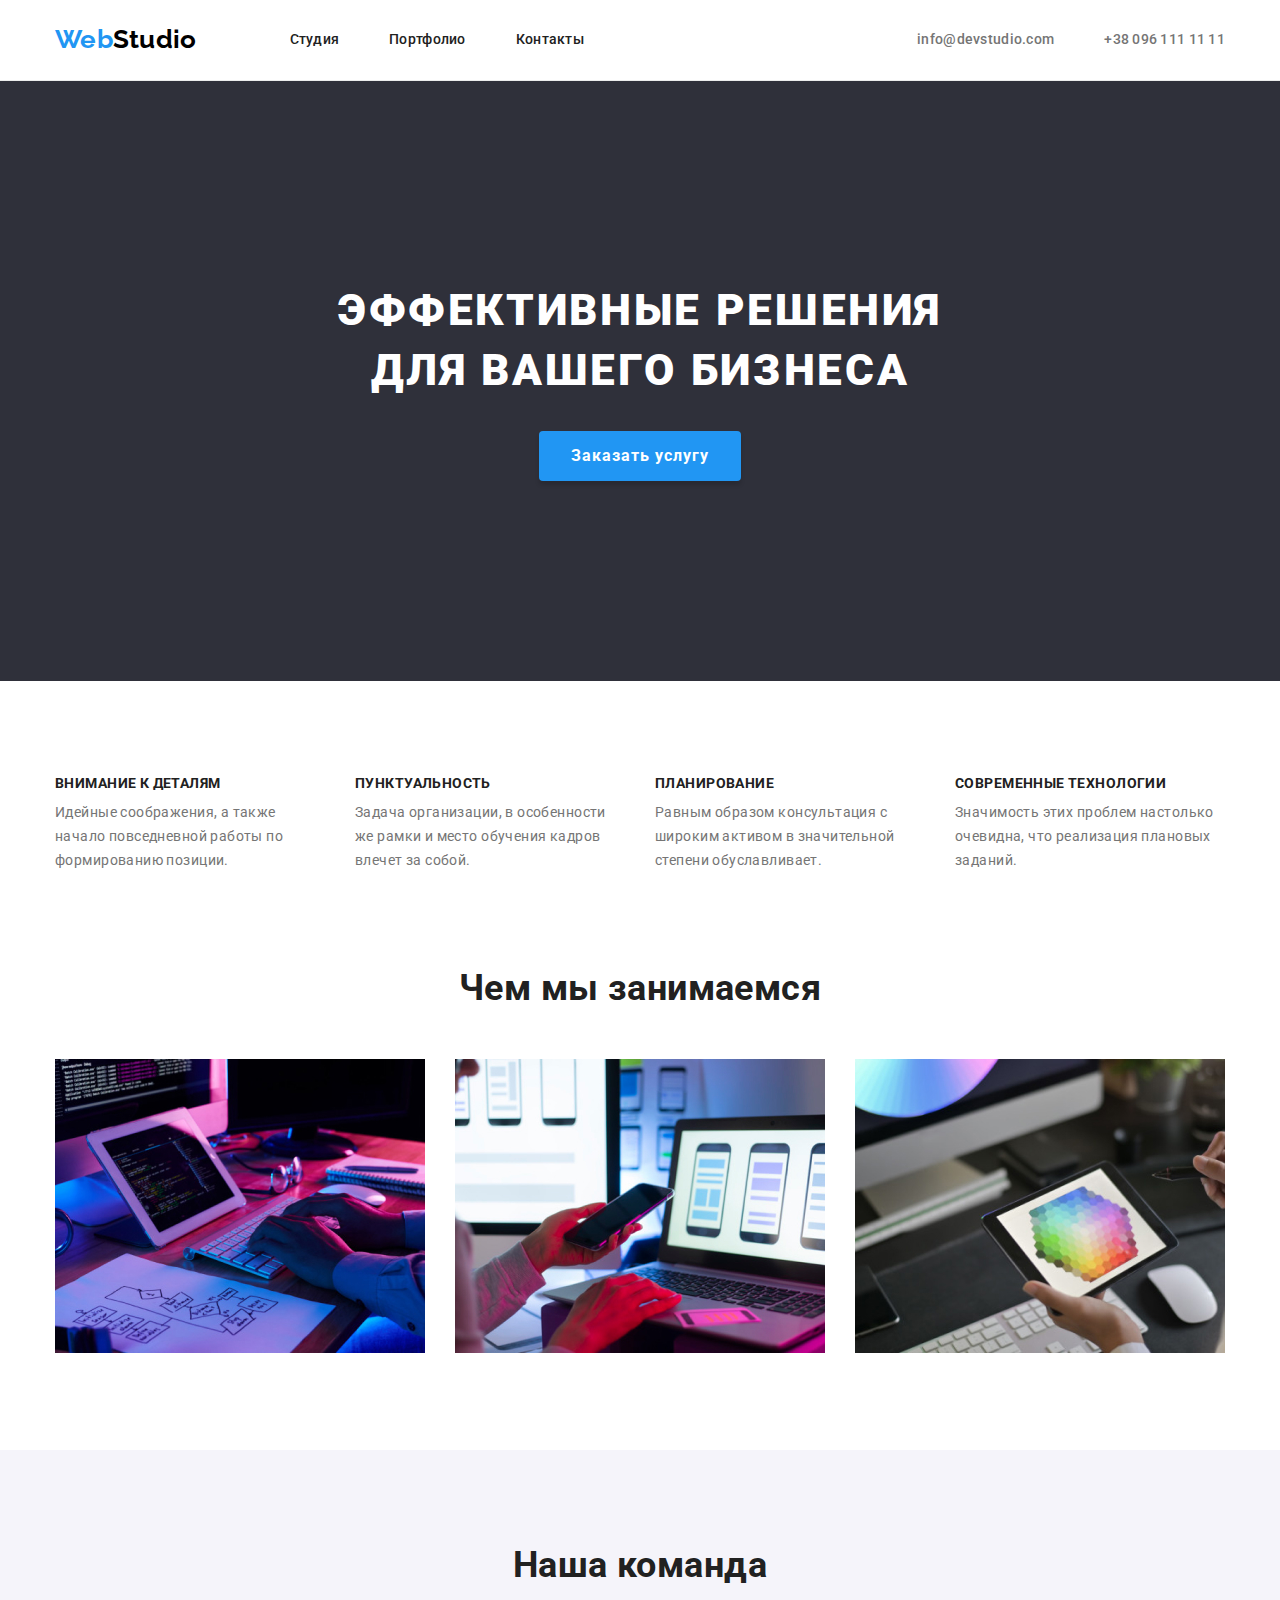
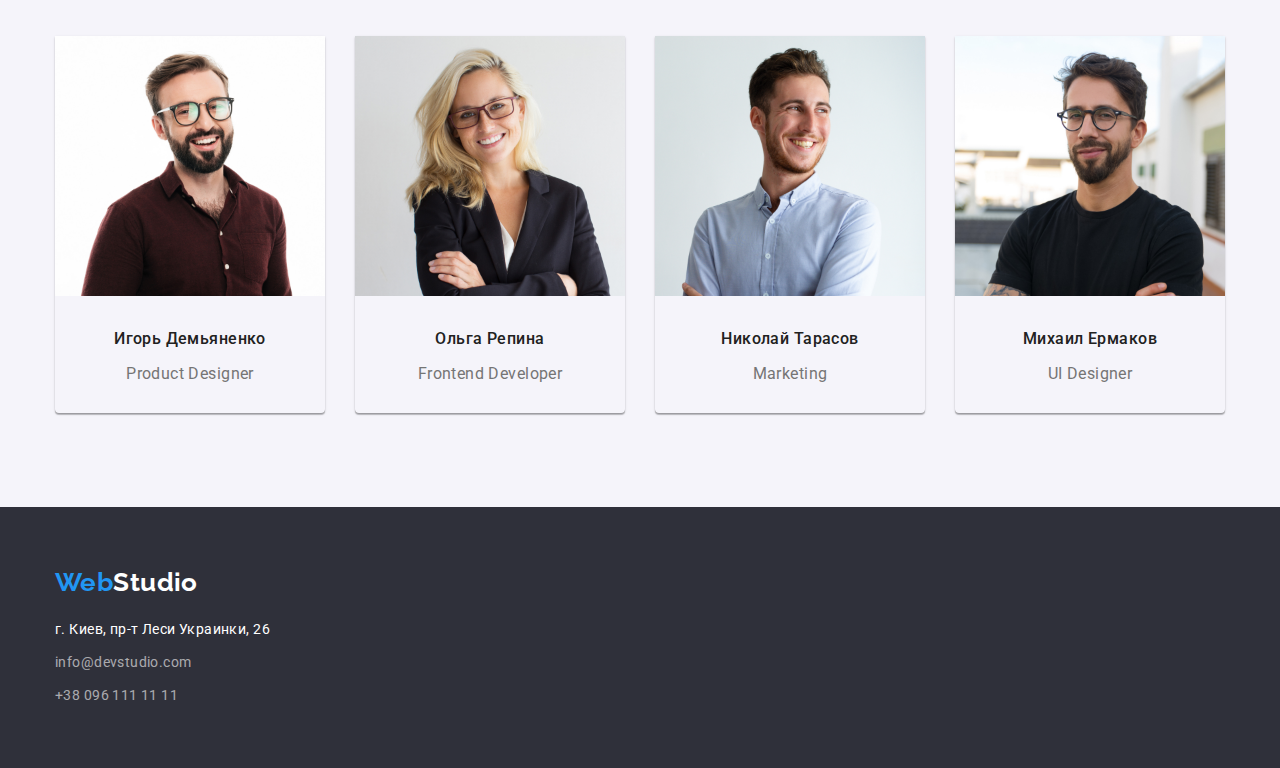
<file: index.html>
<!DOCTYPE html>
<html lang="ru">

<head>
    <meta charset="UTF-8">
    <meta http-equiv="X-UA-Compatible" content="IE=edge">
    <meta name="viewport" content="width=device-width, initial-scale=1.0">
    <title>Студия</title>
    <link href="https://fonts.googleapis.com/css2?family=Raleway:wght@700&family=Roboto:wght@400;500;700;900&display=swap"
        rel="stylesheet">
    <link rel="stylesheet" href="./css/modern-normalize.css" />
    <link rel="stylesheet" href="./css/styles.css" />
   
</head>

<body>
   <!-- Шапка сайта -->
    <header class="header">
        <div class="container header-nav-list">
            <nav class="site-nav">
               <a href="./index.html" class="logo">Web<span class="accent-header-logo">Studio</span></a>
                    <ul class="list-force">
                       <li class="item"><a href="./index.html" class="link">Студия</a></li>
                       <li class="item"><a href="./portfolio.html" class="link">Портфолио</a></li>
                       <li class="item"><a href="" class="link">Контакты</a></li>
                    </ul>
            </nav>
            <address class="header-address">
                 <ul class="list-force">
                     <li class="item"><a href="mailto:info@devstudio.com" class="mail-header">info@devstudio.com</a></li>
                     <li class="item"><a href="tel:+380961111111" class="tel">+38 096 111 11 11</a></li>
                 </ul>
             </address>
        </div>
    </header>
    <main>
        <!-- section1 -->
        <section class="section1 section">
            <div class="container">
                <h1 class="h1">Эффективные решения <br> для вашего бизнеса</h1>
                <button class="button1" type="button">Заказать услугу</button>
            </div>
        </section>
        <!-- section2 -->
        <section class="section2 section">
            <div class="container">
                <!-- Преимущества -->
                <h2 class="adv-title">Наши преимущества</h2>
                <ul class="list-adv">
                    <li class="item">
                        <h3 class="advantage">Внимание к деталям</h3>
                        <p class="description">Идейные соображения, а также начало повседневной работы по формированию позиции.</p>
                    </li>
                    <li class="item">
                        <h3 class="advantage">Пунктуальность</h3>
                        <p class="description">Задача организации, в особенности же рамки и место обучения кадров влечет за собой.</p>
                    </li>
                    <li class="item">
                        <h3 class="advantage">Планирование</h3>
                        <p class="description">Равным образом консультация с широким активом в значительной степени обуславливает.</p>
                    </li>
                    <li class="item">
                        <h3 class="advantage">Современные технологии</h3>
                        <p class="description">Значимость этих проблем настолько очевидна, что реализация плановых заданий.</p>
                    </li>
                </ul>
            </div>
        </section>
        <!-- section3 -->
        <section class="section3 section">
            <div class="container">
                <!-- Чем мы занимаемся -->
                <h2 class="h2-experience">Чем мы занимаемся</h2>
                <ul class="list-foto">
                    <li class="item"><img src="./images/photo.jpg" alt="Фото" width="370"></li>
                    <li class="item"><img src="./images/photo1.jpg" alt="Фото1" width="370"></li>
                    <li class="item"><img src="./images/photo2.jpg" alt="Фото2" width="370"></li>
                </ul>
            </div>
        </section>
        <!-- section4 -->
        <section class="section4 section">
            <div class="container">
                <!-- Наша команда -->
                <h2 class="h2-team">Наша команда</h2>
                <ul class="list-team">
                    <li  class="foto">
                        <img class="img" src="./images/photo3.jpg" alt="Игорь Демьяненко" width="270">
                        <div class="our-team">
                        <h3 class="h3-name">Игорь Демьяненко</h3>
                        <p class="prof">Product Designer</p>
                        </div>
                    </li>
                    <li class="foto">
                        <img class="img" src="./images/photo4.jpg" alt="Ольга Репина" width="270">
                        <div class="our-team">
                        <h3 class="h3-name">Ольга Репина</h3>
                        <p class="prof">Frontend Developer</p>
                        </div>
                    </li>
                    <li class="foto">
                        <img class="img" src="./images/photo5.jpg" alt="Николай Тарасов" width="270">
                        <div class="our-team">
                        <h3 class="h3-name">Николай Тарасов</h3>
                        <p class="prof">Marketing</p>
                        </div>
                    </li>
                    <li class="foto">
                        <img class="img" src="./images/photo6.jpg" alt="Михаил Ермаков" width="270">
                        <div class="our-team">
                        <h3 class="h3-name">Михаил Ермаков</h3>
                        <p class="prof">UI Designer</p>
                        </div>
                    </li>
                </ul>
            </div>
        </section>

    </main>
    <!-- footer -->
    <footer class="footer">
        <div class="container">
            <a href="./index.html" class="logo-footer">Web<span class="accent-footer-logo">Studio</span></a>
            <address>
                <ul class="list">
                    <li class="footer-link"><a class="address" href="https://bit.ly/3pXMvUd" target="_blank" rel="noopener noreferrer">г. Киев,
                            пр-т Леси
                            Украинки, 26</a></li>
                    <li class="footer-link"><a href="mailto:info@devstudio.com" class="mail-footer">info@devstudio.com</a></li>
                    <li class="footer-link"><a href="tel:+380961111111" class="tel-footer ">+38 096 111 11 11</a></li>
                </ul>
            </address>
        </div>
    </footer>
</body>

</html>
</file>
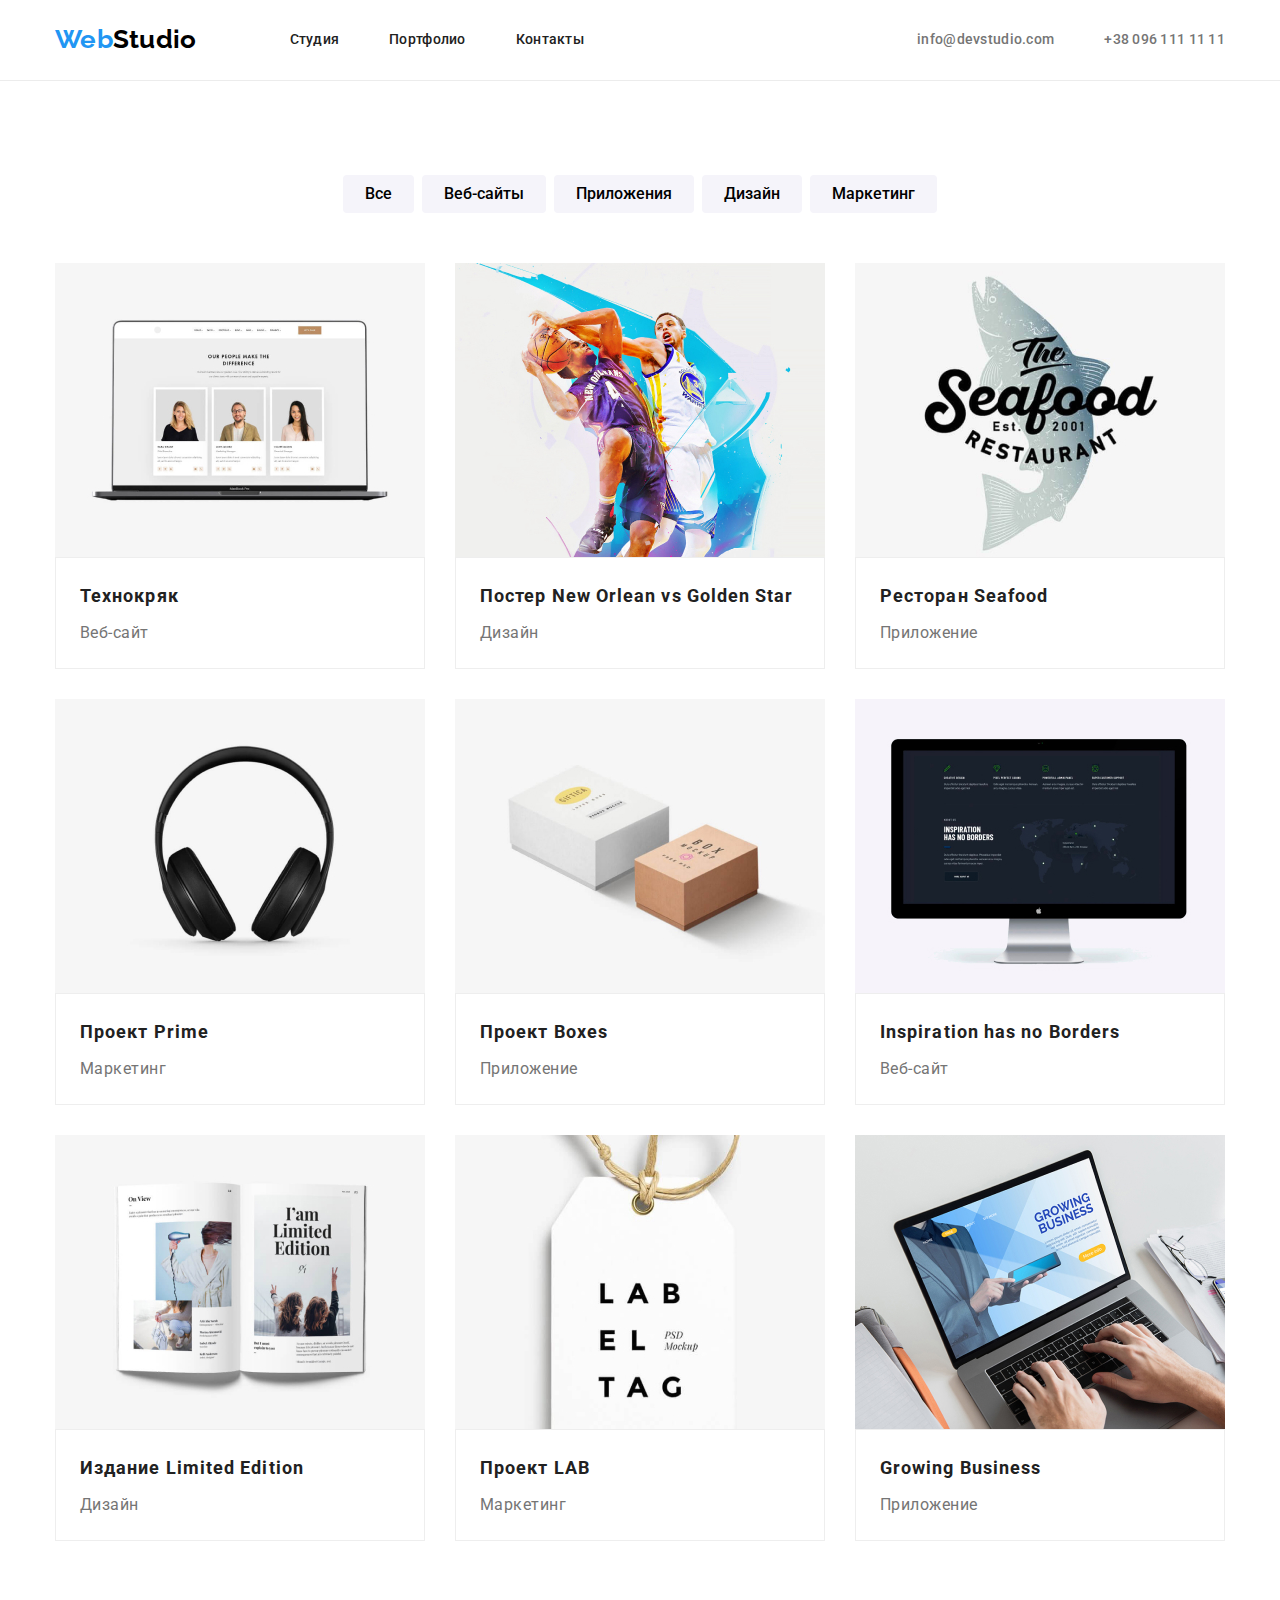
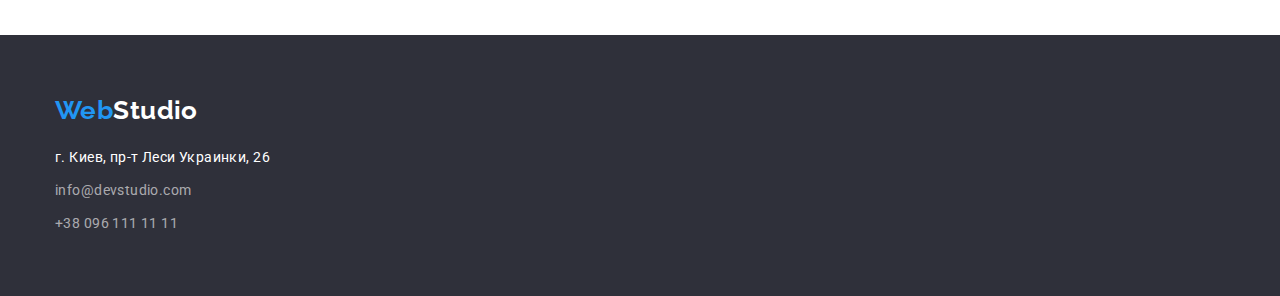
<file: portfolio.html>
<!DOCTYPE html>
<html lang="ru">

<head>
    <meta charset="UTF-8">
    <meta http-equiv="X-UA-Compatible" content="IE=edge">
    <meta name="viewport" content="width=device-width, initial-scale=1.0">
    <title>Студия</title>
    <link href="https://fonts.googleapis.com/css2?family=Raleway:wght@700&family=Roboto:wght@400;500;700;900&display=swap"
        rel="stylesheet">
    <link rel="stylesheet" href="./css/styles.css" />
    <link rel="stylesheet" href="./css/modern-normalize.css" />

   
</head>

<body>
<!-- Шапка сайта -->
    <header class="header">
        <div class="container header-nav-list">
            <nav class="site-nav">
                <a href="./index.html" class="logo">Web<span class="accent-header-logo">Studio</span></a>
                <ul class="list-force">
                    <li class="item"><a href="./index.html" class="link">Студия</a></li>
                    <li class="item"><a href="./portfolio.html" class="link">Портфолио</a></li>
                    <li class="item"><a href="" class="link">Контакты</a></li>
                </ul>
            </nav>
            <address class="header-address">
                <ul class="list-force">
                    <li class="item"><a href="mailto:info@devstudio.com" class="mail-header">info@devstudio.com</a></li>
                    <li class="item"><a href="tel:+380961111111" class="tel">+38 096 111 11 11</a></li>
                </ul>
            </address>
        </div>
    </header>
    <main>
        <section class="section-portfolio section">
          <div class="container">
            <h1 class="control-title">Список радиокнопок</h1>
            <ul class="control">
                <li class="item"><button class="button2" type="button">Все</button></li>
                <li class="item"><button class="button2" type="button">Веб-сайты</button></li>
                <li class="item"><button class="button2" type="button">Приложения</button></li>
                <li class="item"><button class="button2" type="button">Дизайн</button></li>
                <li class="item"><button class="button2" type="button">Маркетинг</button></li>
            </ul>
            <ul class="gallery">
                <li class="item">
                    <a href="" class="list-img">
                        <img class="img"  src="./images/note1.jpg" alt="ноутбук с портфолио" width="370">
                        <div class="card">
                            <h2 class="projects">Технокряк</h2>
                            <p class="description2">Веб-сайт</p>
                            <!-- <p class="lorem">Технокряк это современная площадка распространения коронавируса. Компании
                                                        используют эту платформу для шпионажа и атак на защищённые сервера конкурентов -->
                        </div>
                    </a>
                </li>
                <li class="item">
                    <a href="" class="list-img">
                        <img class="img" src="./images/basketball.jpg" alt="баскетбол"
                            width="370">
                        <div class="card">
                            <h2 class="projects">Постер New Orlean vs Golden Star</h2>
                            <p class="description2">Дизайн</p>
                            <!-- <p class="lorem">Технокряк это современная площадка распространения коронавируса. Компании
                                используют эту платформу для шпионажа и
                                атак на защищённые сервера конкурентов.</p> -->
                        </div>
                    </a>
                </li>
                <li class="item">
                    <a href="" class="list-img">
                        <img class="img"  src="./images/seafood.jpg"
                            alt="логотип рыбного ресторана" width="370">
                            <div class="card">
                                <h2 class="projects">Ресторан Seafood</h2>
                                <p class="description2">Приложение</p>
                                <!-- <p class="lorem">Технокряк это современная площадка распространения коронавируса. Компании
                                используют эту платформу для шпионажа и
                                    атак на защищённые сервера конкурентов.</p> -->
                            </div>
                    </a>
                </li>
                <li class="item">
                    <a href="" class="list-img">
                        <img class="img"  src="./images/headphones.jpg" alt="наушники" width="370">
                        <div class="card">
                            <h2 class="projects">Проект Prime</h2>
                            <p class="description2">Маркетинг</p>
                            <!-- <p class="lorem">Технокряк это современная площадка распространения коронавируса. Компании
                                используют эту платформу для шпионажа и
                                атак на защищённые сервера конкурентов.</p> -->
                        </div>
                    </a>
                </li>
                <li class="item">
                    <a href="" class="list-img">
                        <img class="img"  src="./images/box.jpg" alt="коробка" width="370">
                        <div class="card">
                            <h2 class="projects">Проект Boxes</h2>
                            <p class="description2">Приложение</p>
                            <!-- <p class="lorem">Технокряк это современная площадка распространения коронавируса. Компании
                                используют эту платформу для шпионажа и
                                атак на защищённые сервера конкурентов.</p> -->
                        </div>
                    </a>
                </li>
                <li class="item">
                    <a href="" class="list-img">
                        <img class="img"  src="./images/monitor.jpg" alt="монитор" width="370">
                        <div class="card">
                            <h2 class="projects">Inspiration has no Borders</h2>
                            <p class="description2">Веб-сайт</p>
                            <!-- <p class="lorem">Технокряк это современная площадка распространения коронавируса. Компании
                                используют эту платформу для шпионажа и
                                атак на защищённые сервера конкурентов.</p> -->
                        </div>
                    </a>
                </li>
                <li class="item">
                    <a href="" class="list-img">
                        <img class="img"  class="img"  src="./images/press.jpg" alt="журнал" width="370">
                        <div class="card">
                            <h2 class="projects">Издание Limited Edition</h2>
                            <p class="description2">Дизайн</p>
                            <!-- <p class="lorem">Технокряк это современная площадка распространения коронавируса. Компании
                                используют эту платформу для шпионажа и
                                атак на защищённые сервера конкурентов.</p> -->
                        </div>
                    </a>
                </li>
                <li class="item">
                    <a href="" class="list-img">
                        <img class="img"  src="./images/target.jpg" alt="таргета" width="370">
                        <div class="card">
                            <h2 class="projects">Проект LAB</h2>
                            <p class="description2">Маркетинг</p>
                            <!-- <p class="lorem">Технокряк это современная площадка распространения коронавируса. Компании
                                используют эту платформу для шпионажа и
                                атак на защищённые сервера конкурентов.</p> -->
                        </div>
                    </a>
                </li>
                <li class="item">
                    <a href="" class="list-img">
                        <img class="img"  src="./images/note2.jpg" alt="работа на" width="370">
                        <div class="card">
                            <h2 class="projects">Growing Business</h2>
                            <p class="description2">Приложение</p>
                            <!-- <p class="lorem">Технокряк это современная площадка распространения коронавируса. Компании
                                используют эту платформу для шпионажа и
                                атак на защищённые сервера конкурентов.</p> -->
                        </div>
                    </a>
                </li>
            </ul>
        </div>

        </section>
    
    </main>
    <!-- footer -->
    <footer class="footer">
        <div class="container">
            <a href="./index.html" class="logo-footer">Web<span class="accent-footer-logo">Studio</span></a>
            <address>
                <ul class="list">
                    <li class="footer-link"><a class="address" href="https://bit.ly/3pXMvUd" target="_blank"
                            rel="noopener noreferrer">г. Киев,
                            пр-т Леси
                            Украинки, 26</a></li>
                    <li class="footer-link"><a href="mailto:info@devstudio.com" class="mail-footer">info@devstudio.com</a>
                    </li>
                    <li class="footer-link"><a href="tel:+380961111111" class="tel-footer ">+38 096 111 11 11</a></li>
                </ul>
            </address>
        </div>
    </footer>
</body>

</html>
</file>
<file: css/styles.css>
/* Normalize */
/* Класс для обнуления базовых свойств у списков (ul) */
.list {
    list-style: none;
    padding-left: 0;
    margin: 0;
}
/* Класс для обнуления базовых свойств у ссылок */
.link {
    text-decoration: none;
    color: inherit;
}
/* Свойства для корректного отображения картинок */
/* img {
    display: block;
    max-width: 100%;
    height: auto;
} */

/* Свойства для обнуления курсива у address */
address {
    font-style: normal;
}
a {
    list-style-type: none;
    text-decoration: none;
}
li {
    list-style-type: none;
    padding-left: 0;
    margin: 0;
}
/* стили для обнуления верхних отступов у элементов */
h1,
h2,
h3,
p {
    margin-top: 0;
}   
/* Variables */
:root {
--primary-background-color: #FFFFFF;
--secondary-background-color: #F5F4FA;
--third-background-color: #2F303A;
--primary-text-color: #757575;
--secondary-text-color: #212121;
--third-text-color: #ffffff;
--accent-color: #2196F3;
--fours-text-color: rgba(255, 255, 255, 0.6);
--border-botoom-color: #ECECEC;
--border-btm-scnd-clr: #EEEEEE;
}
body {
    background: var(--primary-background-color);
    color: var(--primary-text-color);
    font-family: 'Roboto';
    font-size: 14px;
    letter-spacing: 0.03em;
}
.container {
    max-width: 1200px;
    margin: 0 auto;
    width: 100%;
    padding-right: 15px;
    padding-left: 15px;
}
/* Шапка сайта */

.accent-header-logo {
    color:#000000
}
.header {
    margin-top: 0;
    border-bottom: 1px solid var(--border-botoom-color);
    background-color: var(--primary-background-color);
    font-family: 'Roboto';
    font-weight: 500;
    line-height: 1.14;
    letter-spacing: 0.02em;
}
.header-nav-list {
    display: flex;
    justify-content: space-between;
    align-items: center;
}
.site-nav {
    display: flex;
    align-items: center;
    padding: 0;
    justify-content: center;
}
.site-nav .link {
    color: var(--secondary-text-color);
    /* text-decoration: none; */
}
.site-nav .link:hover,
.site-nav .link:focus {    
    color: var(--accent-color);
}
.header .logo {
    padding-top: 24px;
    padding-bottom: 25px;
    margin-right: 93px;
    font-family: 'Raleway';
    font-weight: 700;
    font-size: 26px;
    line-height: 1.19;
    color: var(--accent-color);
    display: flex;
}
.list-force {
    margin-top: 0;
    margin-bottom: 0;
    padding: 0;
    display: flex;
    /* list-style-type: none; */
}
.list-force :hover,
.list-force :focus {
    color: var(--accent-color);
}
.list-force .link,
.mail-header,
.tel {
    display: block;
    /* margin-right: 50px; */
    padding: 0;
    padding-top: 32px;
    padding-bottom: 32px;
}
.list-force .item {
    margin-right: 50px;
    padding: 0;
}
.list-force .item:last-child {
margin-right: 0;
}
/* Вариант 2 */
/* .list-force > .item:not(:last-child) {
    margin-right: 50px; */

/* Вариант 3 */
/* .list-force .item+.item {
    margin-left: 50px::after
 } */
.list-img {
    text-decoration: none;
}

.list-force .link {
    display: block;
}
.header-address{
    padding: 0;
    display: flex;
    align-items: center;
}
.mail-header {
    color: var(--primary-text-color);
    /* text-decoration: none; */
}
.tel {
    color: var(--primary-text-color);
    /* text-decoration: none; */
}
.section {
    padding-top: 94px;
    padding-bottom: 94px;
}
/* section 1 */
.section1 {
    padding-top: 200px;
    padding-bottom: 200px; 
    margin-top: 0;
    background-color: var(--third-background-color);
}
.h1 {
    margin-top: 0;
    margin-bottom: 30px;
    /* padding-top: 200px;
    padding-bottom: 200px; */
    font-weight: 900;
    font-size: 44px;
    line-height: 1.36;
    letter-spacing: 0.06em;
    color: var(--third-text-color);
    text-align: center;
    text-transform: uppercase;
}

.button1 {
    box-shadow: 0px 4px 4px rgba(0, 0, 0, 0.15);
    padding: 10px 32px;
    min-width: 200px;
    min-height: 50px;
    border-radius: 4px ;
    font-family: 'Roboto';
    background-color: var(--accent-color);
    font-weight: 700;
    font-size: 16px;
    line-height: 1.88;
    letter-spacing: 0.06em;
    color: var(--third-text-color);
    margin: 0 auto;
    display: block;
    cursor: pointer;
    border: none;
}
/* section 2 */
.section2 {
    font-weight: 400;
    line-height: 24px; 
    padding-bottom: 0;
}

.list-adv {
    margin-top: 0;
    margin-bottom: 0;
    padding: 0;
    display: flex;
    flex-wrap: wrap;
}
.list-adv .item {
    margin-top: 0;
    width: 270px;
    margin-right: 30px;
    padding: 0;
}
.list-adv .item:last-child {
    margin-right: 0;
}

.advantage {
    margin: 0;
    margin-bottom: 10px;
    font-weight: 700;
    font-size: 14px;
    line-height: 1.17;
    color: var(--secondary-text-color);
    text-transform: uppercase;
}
.description { 
    margin-bottom: 0;
    width: 270px;
    font-weight: 400;
    line-height: 1.71;
}
/* section 3 */
.h2-experience{
    margin-bottom: 50px;
    font-weight: 700;
    font-size: 36px;
    line-height: 1.17;
    text-align: center;
    color: var(--secondary-text-color);
}
.list-foto {
    margin-top: 0;
    margin-bottom: 0;
    display: flex;
    padding: 0;
}
.list-foto .item {
    padding: 0;
    margin-right: 30px;
}
.list-foto .item:last-child {
    margin-right: 0;
}
/* section 4 */
.section4 {
    background-color: var(--secondary-background-color);
}
.h2-team {
    margin-bottom: 50px;
    font-weight: 700;
    font-size: 36px;
    line-height: 1.17;
    text-align: center;
    color: var(--secondary-text-color);
}
.our-team {
    padding: 30px 0;
}
.list-team {
    margin: 0;
    display: flex;
    padding: 0;
}
.list-team .foto {
    box-shadow: 0px 1px 3px rgba(0, 0, 0, 0.12), 0px 1px 1px rgba(0, 0, 0, 0.14), 0px 2px 1px rgba(0, 0, 0, 0.2);
    border-radius: 0px 0px 4px 4px;
    padding: 0;
    margin-right: 30px;
}

.list-team .foto:last-child {
    margin-right: 0;
}
.h3-name {
    /* margin-bottom: 0;
    padding-top: 30px; */
    /* padding-bottom: 10px; */
    font-weight: 500;
    font-size: 16px;
    line-height: 1.19;
    text-align: center;
    color: var(--secondary-text-color);
}
.prof {
    margin-bottom: 0;
    /* padding-bottom: 30px; */
    font-size: 16px;
    line-height: 1.19;
    text-align: center;
}

/* footer */
.footer {
    font-family: 'Roboto';
    padding: 0;
    padding-bottom: 60px;
    padding-top: 60px;
    background-color: var(--third-background-color);
}
.footer-link {
margin-bottom: 9px;
}
.footer-link:last-child {
margin-bottom: 0;
}
.logo-footer {
    margin-bottom: 20px;
    font-family: 'Raleway';
    font-weight: 700;
    font-size: 26px;
    line-height: 1.19;
    color: var(--accent-color);
    display: inline-block;
    }
.accent-footer-logo {
    color: var(--third-text-color);
}
.address {
    line-height: 1.71;
    color: var(--third-text-color);   
    /* text-decoration: none; */
    /* font-style: normal; */
}
.address:hover {
    color:var(--accent-color);
}
.address:focus {
    color: var(--accent-color);
}
.mail-footer {
    font-weight: 400;
    line-height: 1.71;
    color: var(--fours-text-color);
    /* text-decoration: none; */
}
.mail-footer:hover {
    color: var(--accent-color);
}
.mail-footer:focus {
    color: var(--accent-color);
}
.tel-footer {
    line-height: 1.71;
    color: var(--fours-text-color);
    /* text-decoration: none;
    font-style: normal; */
}
.tel-footer:hover {
    color: var(--accent-color);
}
.tel-footer:focus {
    color: var(--accent-color);
}
/* Portfolio */
.adv-title,
.control-title {
    display: none;
}
.control {
    padding: 0;
    margin: 0;
    margin-bottom: 50px;
    display: flex;
    justify-content: center;
    font-family: 'Roboto';
    font-weight: 500;
    font-size: 16px;
    line-height: 1.63;
    text-align: center;
    list-style-type: none;
    color: var(--secondary-text-color);
}
.control .item {
    margin-right: 8px;
}

.control .item:last-child {
    margin-right: 0;
}
 /* .visually-hidden {
    position: absolute;
    width: 1px;
    height: 1px;
    margin: -1px;
    border: 0;
    padding: 0;
    white-space: nowrap;
    clip-path: inset(100%);
    clip: rect(0 0 0 0);
    overflow: hidden;
} */

.button2 {
    padding: 6px 22px;
    border-radius: 4px;
    font-family: 'Roboto';
    background-color: var(--secondary-background-color);
    font-weight: 500;
    font-size: 16px;
    line-height: 1.63;
    border: none;
}

.button2:hover {
    box-shadow: 0px 3px 1px rgba(0, 0, 0, 0.1), 0px 1px 2px rgba(0, 0, 0, 0.08), 0px 2px 2px rgba(0, 0, 0, 0.12);
    background-color: var(--accent-color);
    color: var(--third-text-color);
}

.button2:focus {
    background-color: var(--accent-color);
    color: var(--third-text-color);
}
.gallery {
    margin: 0;
    display: flex;
    flex-wrap: wrap;
    padding: 0;
}

.gallery .list-img {
    text-decoration: none;
}
.gallery .img {
    display: block;
}

.gallery .item {
    list-style-type: none;
    width: 370px;
    margin-bottom: 30px;
    margin-right: 30px;
}

.gallery .item:nth-child(3n) {
    margin-right: 0;
}
.gallery .item:nth-child(n + 7) {
    margin-bottom: 0;
}
.gallery .card {
        padding: 20px 24px;
    display: block;
    border: 1px solid var(--border-btm-scnd-clr);
}
.projects {
    margin-bottom: 4px;
    font-family: 'Roboto';
    font-weight: 700;
    font-size: 18px;
    line-height: 2;
    letter-spacing: 0.06em;
    color: var(--secondary-text-color);
}

.description2 {
    margin: 0;
    font-family: 'Roboto';
    font-weight: 400;
    font-size: 16px;
    line-height: 1.88;
    letter-spacing: 0.03em;
    color: var(--primary-text-color);
}
</file>
